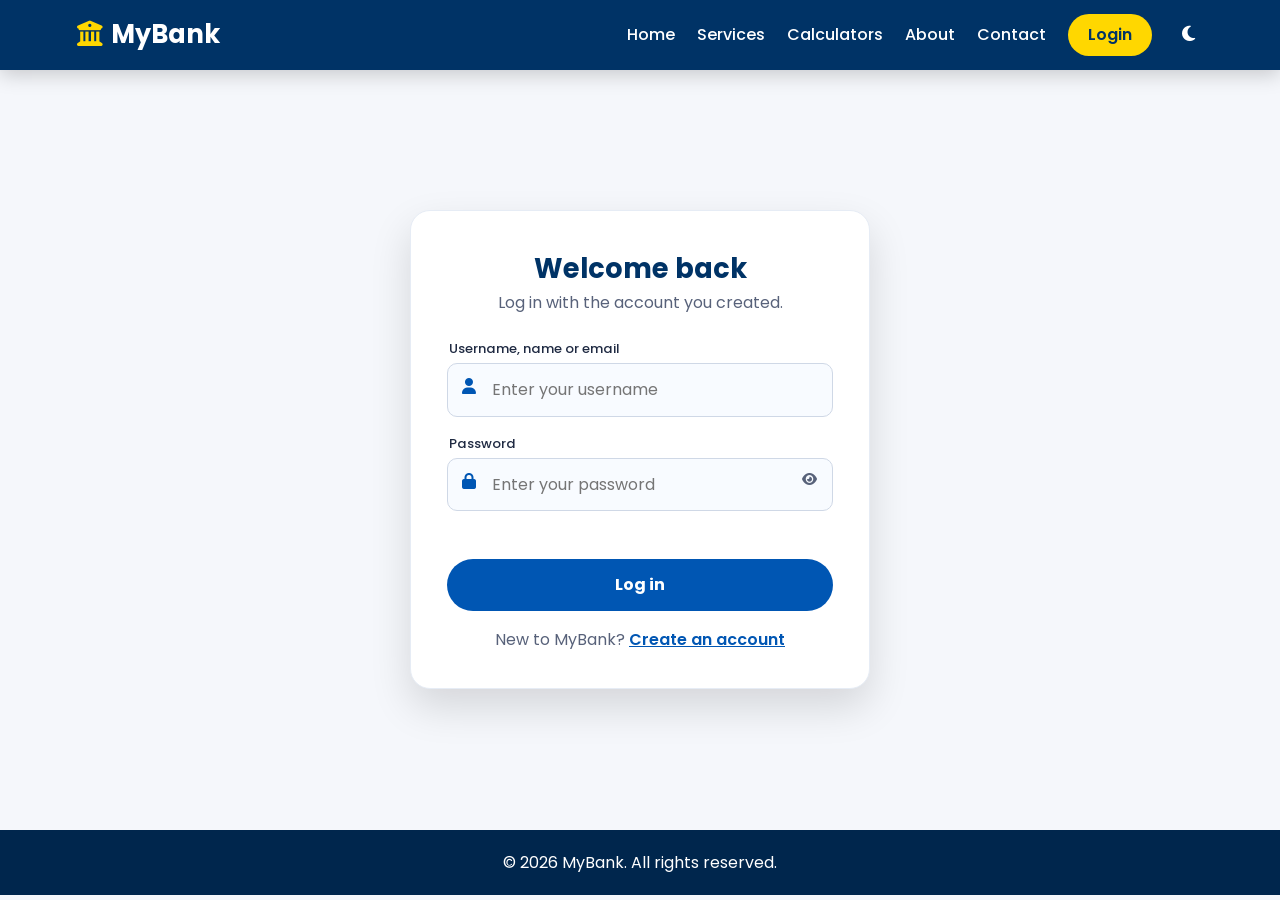
<file: index.html>
<!DOCTYPE html>
<html lang="en">

<head>
    <meta charset="UTF-8">
    <meta name="viewport" content="width=device-width, initial-scale=1.0">
    <title>MyBank | Home</title>
    <script>document.documentElement.dataset.theme = localStorage.getItem('mb_theme') || 'light'</script>
    <link href="https://fonts.googleapis.com/css2?family=Poppins:wght@400;500;600;700&display=swap" rel="stylesheet">
    <link rel="stylesheet" href="https://cdnjs.cloudflare.com/ajax/libs/font-awesome/6.5.2/css/all.min.css">
    <link rel="stylesheet" href="css/style.css?v=6">
</head>

<body>
    <div id="hdr"></div>
    <section class="hero2">
        <div class="hero-in">
            <div>
                <h1>Simple, secure banking for everyday life</h1>
                <p>Check your balance, make payments, transfer money and apply for loans online, whenever it suits you.
                </p>
                <div class="hero-cta">
                    <a href="signup.html" class="btn" data-open>Open an account</a>
                    <a href="services.html" class="btn ghost">Our services</a>
                </div>
            </div>
        </div>
    </section>
    <section class="wrap">
        <h2 class="sec">Everything you need in one place</h2>
        <div class="feat">
            <a href="dashboard.html#send"><i class="fa-solid fa-paper-plane"></i><b>UPI payments</b><small>Pay anyone
                    with a UPI ID or mobile number</small></a>
            <a href="dashboard.html#qr"><i class="fa-solid fa-qrcode"></i><b>QR payments</b><small>Show your QR or scan
                    to pay</small></a>
            <a href="dashboard.html#transfer"><i class="fa-solid fa-right-left"></i><b>Fund transfer</b><small>IMPS and
                    NEFT to any bank account</small></a>
            <a href="dashboard.html#statement"><i class="fa-solid fa-file-pdf"></i><b>PDF statements</b><small>Mini
                    statement and full statement downloads</small></a>
            <a href="dashboard.html#analytics"><i class="fa-solid fa-chart-pie"></i><b>Spending analytics</b><small>See
                    where your money goes</small></a>
            <a href="dashboard.html#loan"><i class="fa-solid fa-hand-holding-dollar"></i><b>Loans</b><small>Apply online
                    and track your application</small></a>
            <a href="calculators.html"><i class="fa-solid fa-calculator"></i><b>EMI &amp; FD calculators</b><small>Plan
                    repayments and savings</small></a>
            <a href="dashboard.html#profile"><i class="fa-solid fa-user-gear"></i><b>Profile &amp;
                    security</b><small>Manage details, password and UPI PIN</small></a>
        </div>
    </section>
    <section class="stats">
        <div>
            <h2>1M+</h2>
            <p>Customers</p>
        </div>
        <div>
            <h2>250+</h2>
            <p>Branches</p>
        </div>
        <div>
            <h2>99.9%</h2>
            <p>Secure transactions</p>
        </div>
        <div>
            <h2>24/7</h2>
            <p>Support</p>
        </div>
    </section>
    <section class="cta">
        <h2>Start banking with confidence</h2>
        <p>Open your account in minutes.</p><a href="signup.html" class="btn" data-open>Open an account</a>
    </section>
    <footer id="ftr"></footer>
    <script src="js/app.js?v=5"></script>
</body>

</html>
</file>
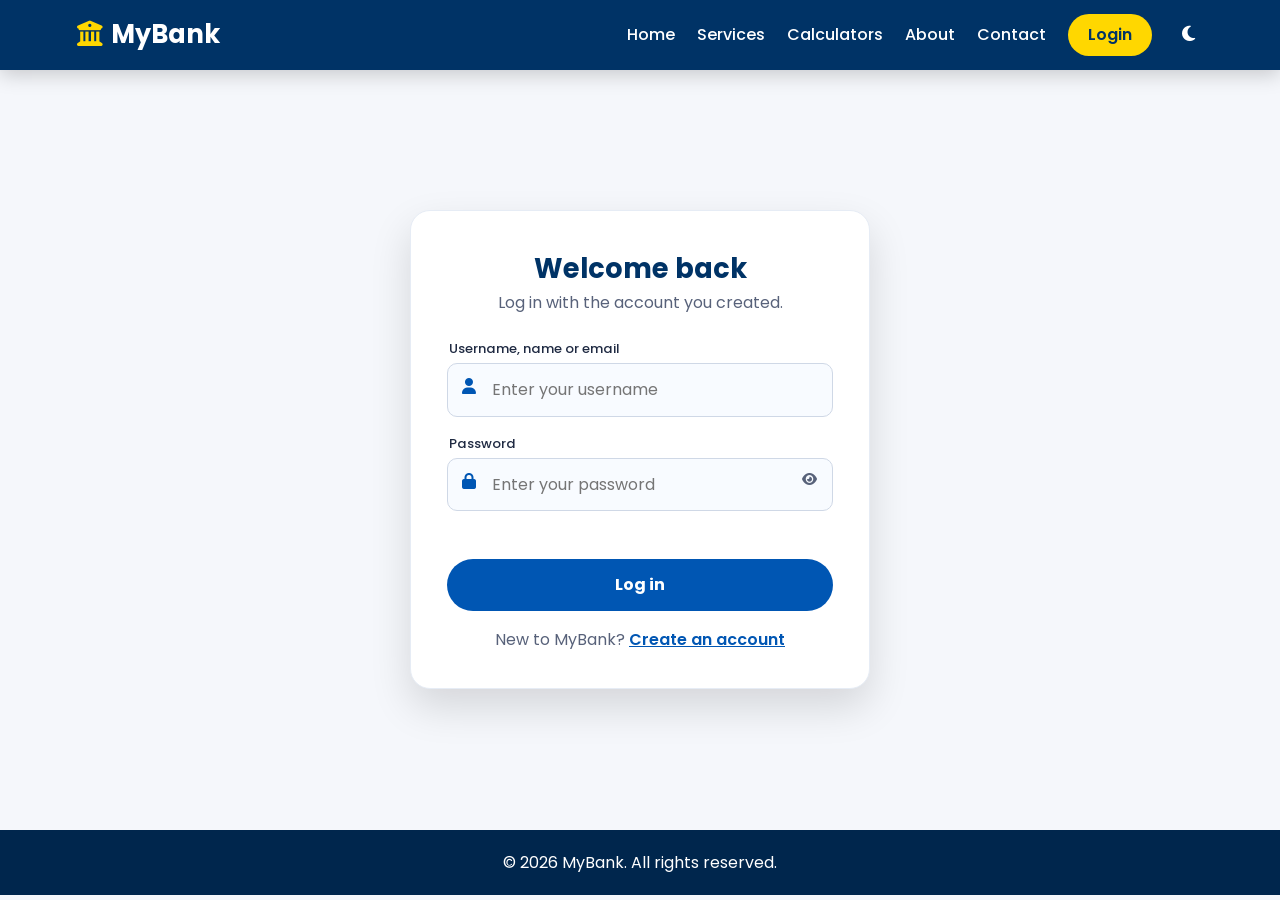
<file: about.html>
<!DOCTYPE html>
<html lang="en">

<head>
    <meta charset="UTF-8">
    <meta name="viewport" content="width=device-width, initial-scale=1.0">
    <title>MyBank | About</title>
        <script>document.documentElement.dataset.theme = localStorage.getItem('mb_theme') || 'light'</script>
    <link href="https://fonts.googleapis.com/css2?family=Poppins:wght@400;500;600;700&display=swap" rel="stylesheet">
    <link rel="stylesheet" href="https://cdnjs.cloudflare.com/ajax/libs/font-awesome/6.5.2/css/all.min.css">
    <link rel="stylesheet" href="css/style.css?v=5">
</head>

<body>
    <div id="hdr"></div>
    <section class="banner">
        <h1>About MyBank</h1>
        <p>Your trusted banking partner since 2005</p>
    </section>
    <section class="wrap split">
        <div class="logo-card"><img src="images/mybank-logo.png" alt="MyBank logo: a bank building with three columns and the tagline Your trust, our commitment" width="400" height="400"></div>
        <div>
            <h2>Who we are</h2>
            <p>MyBank is a modern financial institution providing secure, reliable banking to individuals and
                businesses. We make banking simple, transparent and accessible.</p>
            <p>With digital banking tools and customer-first service, we help millions of customers reach their
                financial goals.</p><a href="services.html" class="btn dark">Explore our services</a>
        </div>
    </section>
    <section class="wrap grid">
        <div class="card"><i class="fa-solid fa-bullseye"></i>
            <h3>Our mission</h3>
            <p>Secure, innovative banking that helps people succeed financially.</p>
        </div>
        <div class="card"><i class="fa-solid fa-eye"></i>
            <h3>Our vision</h3>
            <p>The most trusted, technology-driven bank.</p>
        </div>
        <div class="card"><i class="fa-solid fa-handshake"></i>
            <h3>Our values</h3>
            <p>Integrity, trust, innovation and excellence.</p>
        </div>
    </section>
    <section class="stats">
        <div>
            <h2>20+</h2>
            <p>Years of experience</p>
        </div>
        <div>
            <h2>1M+</h2>
            <p>Customers</p>
        </div>
        <div>
            <h2>250+</h2>
            <p>Branches</p>
        </div>
        <div>
            <h2>24/7</h2>
            <p>Support</p>
        </div>
    </section>
    <footer id="ftr"></footer>
    <script src="js/app.js?v=5"></script>
</body>

</html>
</file>
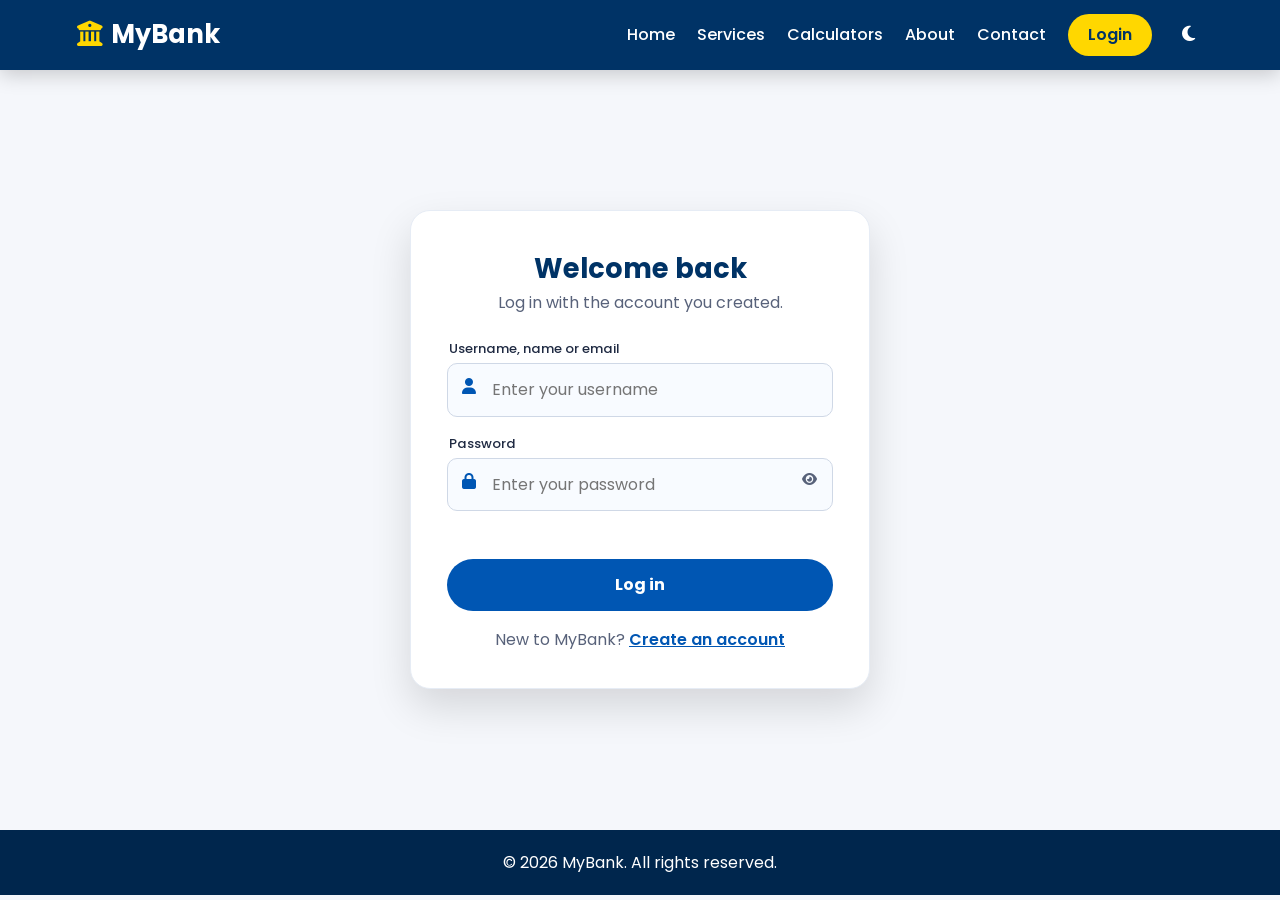
<file: calculators.html>
<!DOCTYPE html>
<html lang="en">

<head>
    <meta charset="UTF-8">
    <meta name="viewport" content="width=device-width, initial-scale=1.0">
    <title>MyBank | Calculators</title>
        <script>document.documentElement.dataset.theme = localStorage.getItem('mb_theme') || 'light'</script>
    <link href="https://fonts.googleapis.com/css2?family=Poppins:wght@400;500;600;700&display=swap" rel="stylesheet">
    <link rel="stylesheet" href="https://cdnjs.cloudflare.com/ajax/libs/font-awesome/6.5.2/css/all.min.css">
    <link rel="stylesheet" href="css/style.css?v=5">
</head>

<body>
    <div id="hdr"></div>
    <section class="banner">
        <h1>EMI &amp; fixed deposit calculators</h1>
        <p>Plan your loan repayments and your savings in seconds</p>
    </section>
    <section class="wrap" style="max-width:1000px"><div id="calcs"></div></section>
    <footer id="ftr"></footer>
    <script src="js/app.js?v=5"></script>
</body>

</html>
</file>
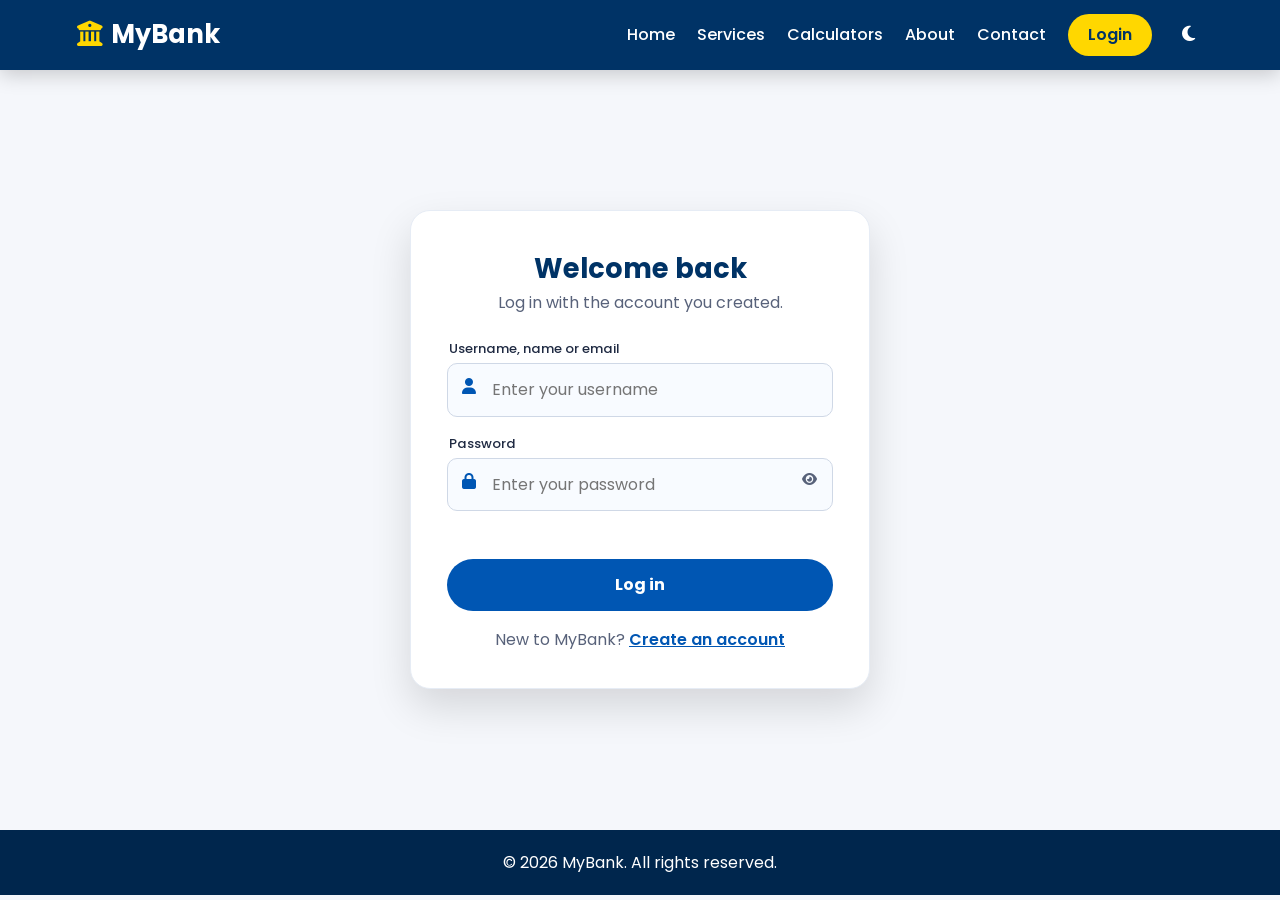
<file: contact.html>
<!DOCTYPE html>
<html lang="en">

<head>
    <meta charset="UTF-8">
    <meta name="viewport" content="width=device-width, initial-scale=1.0">
    <title>MyBank | Contact</title>
        <script>document.documentElement.dataset.theme = localStorage.getItem('mb_theme') || 'light'</script>
    <link href="https://fonts.googleapis.com/css2?family=Poppins:wght@400;500;600;700&display=swap" rel="stylesheet">
    <link rel="stylesheet" href="https://cdnjs.cloudflare.com/ajax/libs/font-awesome/6.5.2/css/all.min.css">
    <link rel="stylesheet" href="css/style.css?v=5">
</head>

<body>
    <div id="hdr"></div>
    <section class="banner">
        <h1>Contact us</h1>
        <p>We're here to help.</p>
    </section>
    <section class="wrap contact">
        <div>
            <h2>Get in touch</h2>
            <div class="info"><i class="fa-solid fa-location-dot"></i>
                <div><b>Address</b>
                    <p> BNK Street , Trivandrum, Kerala</p>
                </div>
            </div>
            <div class="info"><i class="fa-solid fa-phone"></i>
                <div><b>Phone</b>
                    <p><a href="tel:+91 5698234521">+91 5698234521</a></p>
                </div>
            </div>
            <div class="info"><i class="fa-solid fa-envelope"></i>
                <div><b>Email</b>
                    <p><a href="mailto:developer@mybank.com">developer@mybank.com</a></p>
                </div>
            </div>
            <div class="info"><i class="fa-solid fa-clock"></i>
                <div><b>Working hours</b>
                    <p>Monday to Saturday, 10:00 AM to 4:00 PM</p>
                </div>
            </div>
        </div>
        <div>
            <h2>Send a message</h2>
            <form id="contactForm">
                <div class="field"><i class="fa-solid fa-user"></i><input type="text" placeholder="Full name"
                        aria-label="Full name" required></div>
                <div class="field"><i class="fa-solid fa-envelope"></i><input type="email" placeholder="Email address"
                        aria-label="Email" required></div>
                <div class="field"><i class="fa-solid fa-phone"></i><input type="tel" placeholder="Phone number"
                        aria-label="Phone" required></div>
                <div class="field"><i class="fa-solid fa-tag"></i><input type="text" placeholder="Subject"
                        aria-label="Subject" required></div>
                <div class="field"><textarea rows="5" placeholder="How can we help?" aria-label="Message"
                        required></textarea></div>
                <button class="btn dark" type="submit">Send message</button>
            </form>
        </div>
    </section>
    <footer id="ftr"></footer>
    <script src="js/app.js?v=5"></script>
</body>

</html>
</file>
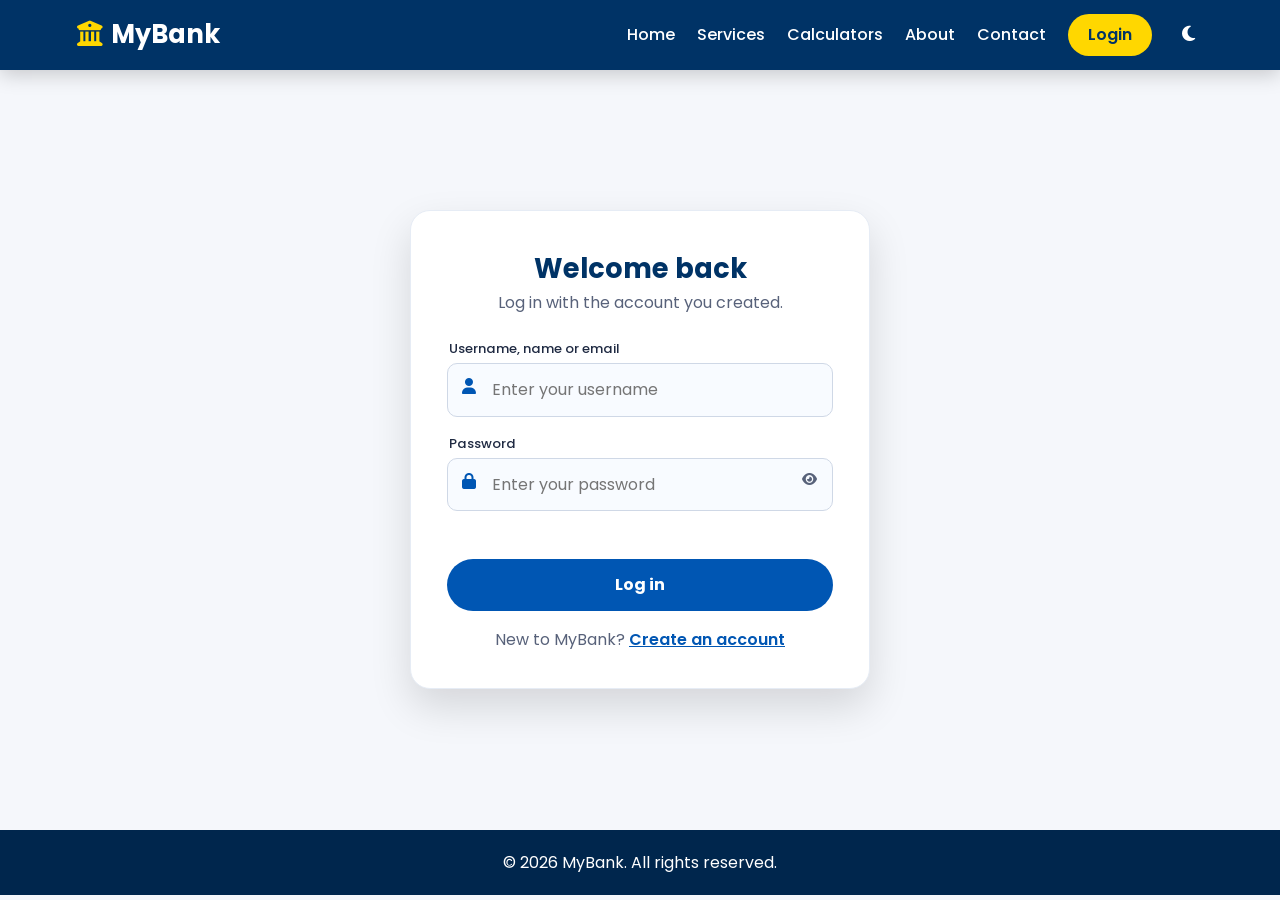
<file: login.html>
<!DOCTYPE html>
<html lang="en">

<head>
    <meta charset="UTF-8">
    <meta name="viewport" content="width=device-width, initial-scale=1.0">
    <title>MyBank | Login</title>
        <script>document.documentElement.dataset.theme = localStorage.getItem('mb_theme') || 'light'</script>
    <link href="https://fonts.googleapis.com/css2?family=Poppins:wght@400;500;600;700&display=swap" rel="stylesheet">
    <link rel="stylesheet" href="https://cdnjs.cloudflare.com/ajax/libs/font-awesome/6.5.2/css/all.min.css">
    <link rel="stylesheet" href="css/style.css?v=5">
</head>

<body>
    <div id="hdr"></div>
    <main class="auth">
        <div class="box">
            <h1>Welcome back</h1>
            <p class="sub">Log in with the account you created.</p>
            <form id="loginForm">
                <label class="lbl" for="username">Username, name or email</label>
                <div class="field"><i class="fa-solid fa-user"></i><input id="username"
                        placeholder="Enter your username"
                        autocomplete="username" required></div>
                <label class="lbl" for="password">Password</label>
                <div class="field"><i class="fa-solid fa-lock"></i><input type="password" id="password"
                        placeholder="Enter your password" autocomplete="current-password" required><button
                        type="button" class="eye" aria-label="Show password"><i class="fa-solid fa-eye"></i></button>
                </div>
                <p id="msg" class="msg" role="alert"></p><button class="btn dark" type="submit">Log in</button>
            </form>
            <p class="alt-link">New to MyBank? <a href="signup.html">Create an account</a></p>
        </div>
    </main>
    <footer id="ftr"></footer>
    <script src="js/app.js?v=5"></script>
</body>

</html>
</file>
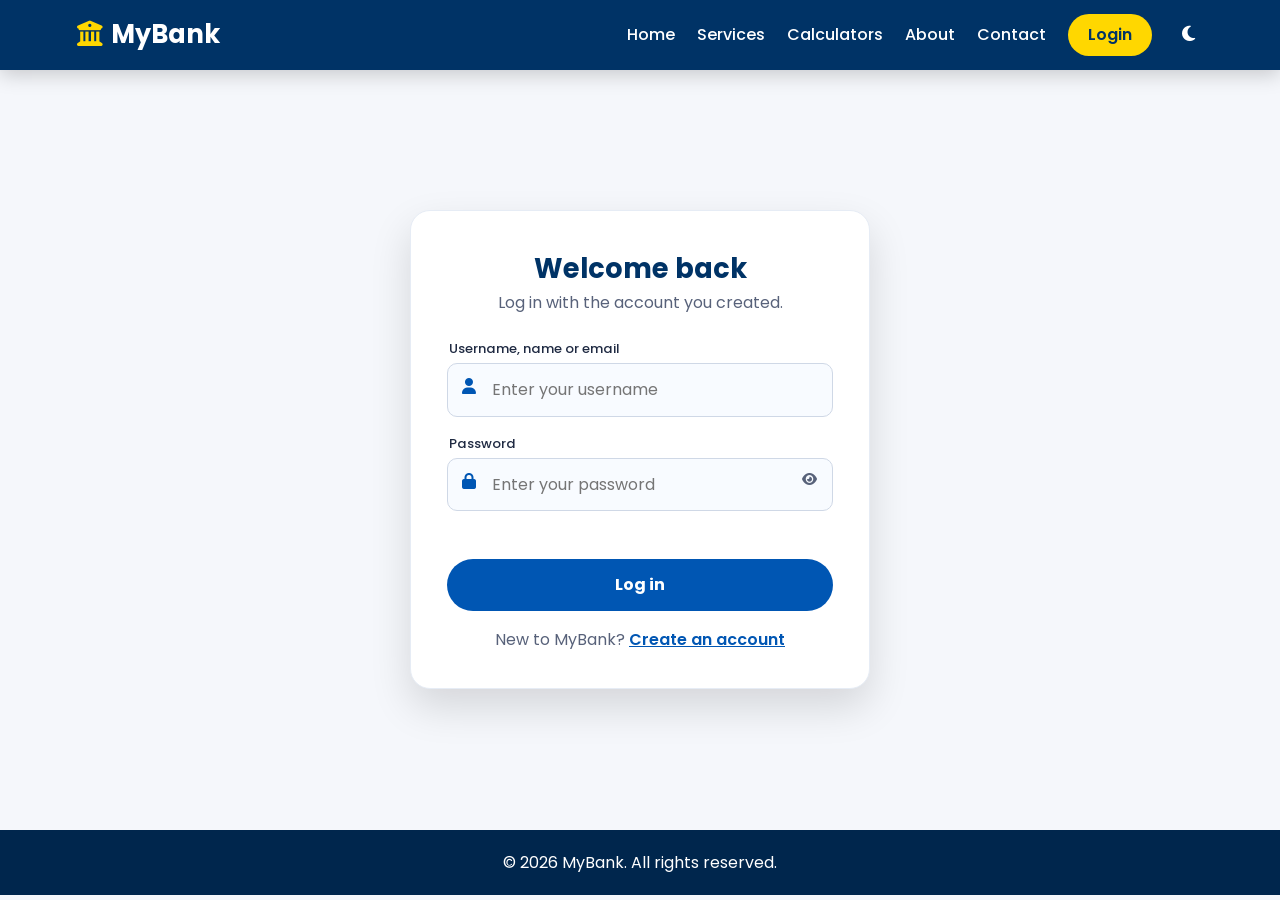
<file: services.html>
<!DOCTYPE html>
<html lang="en">

<head>
    <meta charset="UTF-8">
    <meta name="viewport" content="width=device-width, initial-scale=1.0">
    <title>MyBank | Services</title>
        <script>document.documentElement.dataset.theme = localStorage.getItem('mb_theme') || 'light'</script>
    <link href="https://fonts.googleapis.com/css2?family=Poppins:wght@400;500;600;700&display=swap" rel="stylesheet">
    <link rel="stylesheet" href="https://cdnjs.cloudflare.com/ajax/libs/font-awesome/6.5.2/css/all.min.css">
    <link rel="stylesheet" href="css/style.css?v=5">
</head>

<body>
    <div id="hdr"></div>
    <section class="banner">
        <h1>Our banking services</h1>
        <p>Safe, secure and smart banking for everyone</p>
    </section>
    <section class="wrap">
        <div class="grid">
            <div class="card"><i class="fa-solid fa-piggy-bank"></i>
                <h3>Savings account</h3>
                <p>Attractive interest rates and secure banking.</p><button class="btn dark" data-s="savings">Learn
                    more</button>
            </div>
            <div class="card"><i class="fa-solid fa-wallet"></i>
                <h3>Current account</h3>
                <p>Business banking with unlimited transactions.</p><button class="btn dark" data-s="current">Learn
                    more</button>
            </div>
            <div class="card"><i class="fa-solid fa-hand-holding-dollar"></i>
                <h3>Personal loan</h3>
                <p>Instant loans with flexible repayment.</p><button class="btn dark" data-s="personal">Learn
                    more</button>
            </div>
            <div class="card"><i class="fa-solid fa-house"></i>
                <h3>Home loan</h3>
                <p>Affordable loans for your dream home.</p><button class="btn dark" data-s="home">Learn more</button>
            </div>
            <div class="card"><i class="fa-solid fa-credit-card"></i>
                <h3>Credit cards</h3>
                <p>Cashback, rewards and travel benefits.</p><button class="btn dark" data-s="card">Learn more</button>
            </div>
            <div class="card"><i class="fa-solid fa-mobile-screen-button"></i>
                <h3>Mobile banking</h3>
                <p>Manage accounts and pay bills anytime.</p><button class="btn dark" data-s="mobile">Learn
                    more</button>
            </div>
        </div>
    </section>
    <footer id="ftr"></footer>
    <script src="js/app.js?v=5"></script>
</body>

</html>
</file>
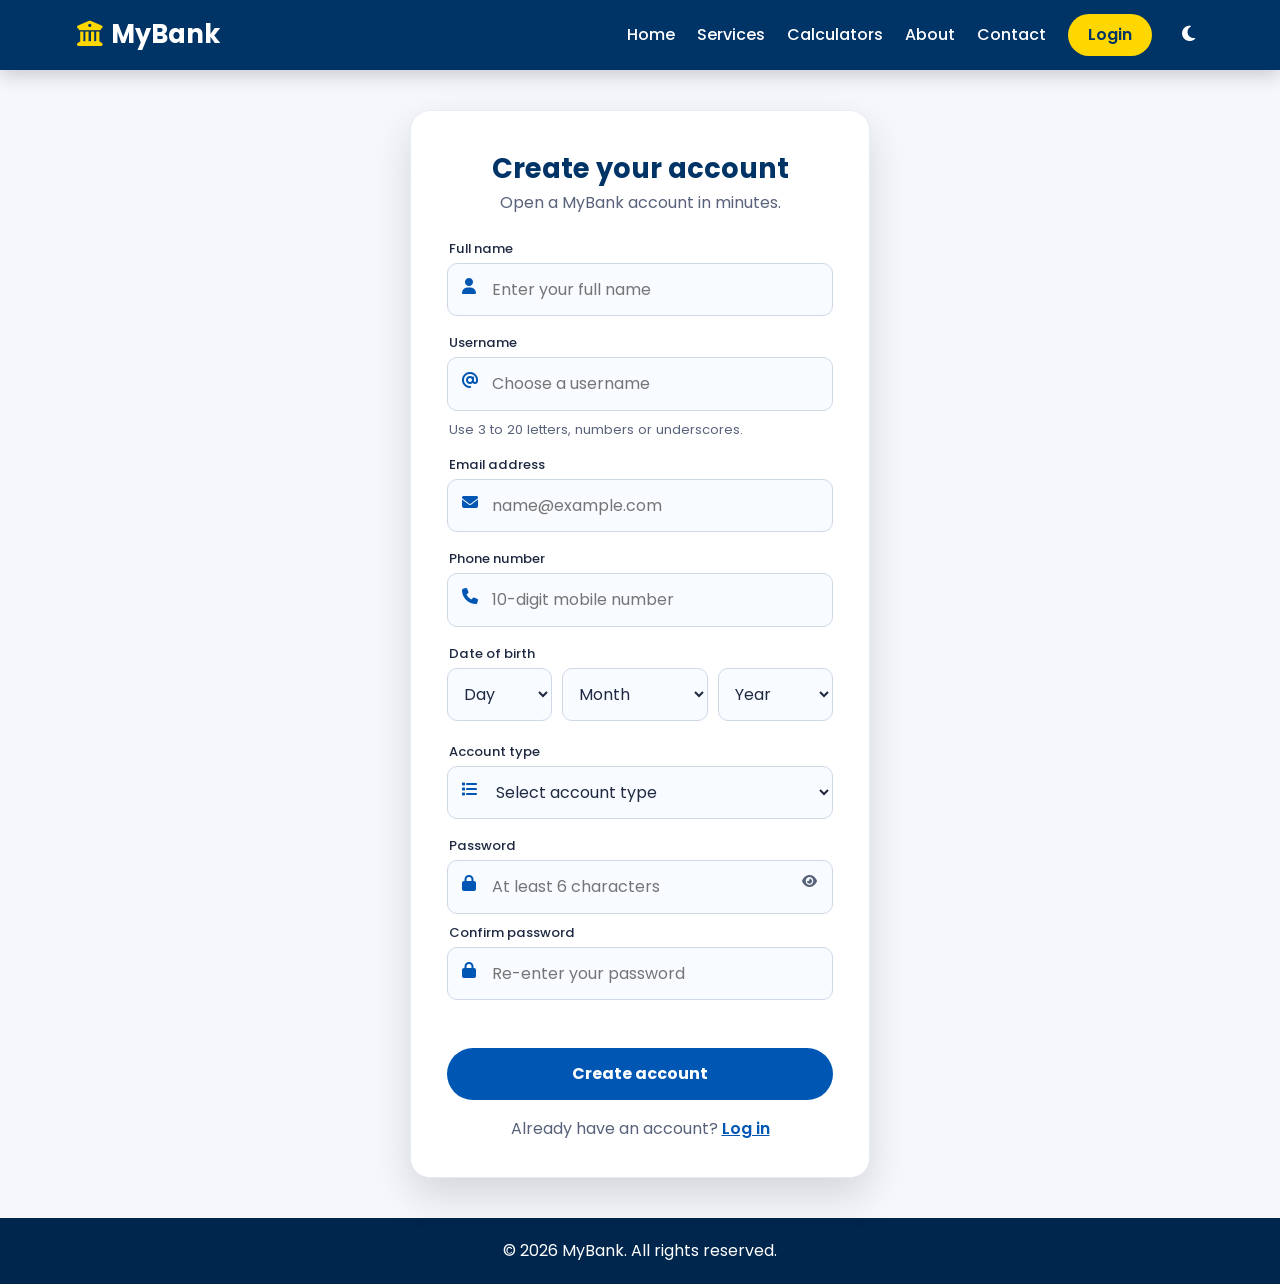
<file: signup.html>
<!DOCTYPE html>
<html lang="en">

<head>
    <meta charset="UTF-8">
    <meta name="viewport" content="width=device-width, initial-scale=1.0">
    <title>MyBank | Sign Up</title>
        <script>document.documentElement.dataset.theme = localStorage.getItem('mb_theme') || 'light'</script>
    <link href="https://fonts.googleapis.com/css2?family=Poppins:wght@400;500;600;700&display=swap" rel="stylesheet">
    <link rel="stylesheet" href="https://cdnjs.cloudflare.com/ajax/libs/font-awesome/6.5.2/css/all.min.css">
    <link rel="stylesheet" href="css/style.css?v=5">
</head>

<body>
    <div id="hdr"></div>
    <main class="auth">
        <div class="box">
            <h1>Create your account</h1>
            <p class="sub">Open a MyBank account in minutes.</p>
            <form id="signupForm">
                <label class="lbl" for="fullname">Full name</label>
                <div class="field"><i class="fa-solid fa-user"></i><input id="fullname" placeholder="Enter your full name" autocomplete="name" required></div>
                <label class="lbl" for="username">Username</label>
                <div class="field"><i class="fa-solid fa-at"></i><input id="username" placeholder="Choose a username" autocomplete="username" required></div>
                <p class="hint">Use 3 to 20 letters, numbers or underscores.</p>
                <label class="lbl" for="email">Email address</label>
                <div class="field"><i class="fa-solid fa-envelope"></i><input type="email" id="email" placeholder="name@example.com" autocomplete="email" required></div>
                <label class="lbl" for="phone">Phone number</label>
                <div class="field"><i class="fa-solid fa-phone"></i><input type="tel" id="phone" placeholder="10-digit mobile number" autocomplete="tel" required></div>
                <span class="lbl" id="dobLbl">Date of birth</span>
                <div class="dob" role="group" aria-labelledby="dobLbl">
                    <div class="field"><select id="dobD" aria-label="Day" required></select></div>
                    <div class="field"><select id="dobM" aria-label="Month" required></select></div>
                    <div class="field"><select id="dobY" aria-label="Year" required></select></div>
                    <input type="hidden" id="dob">
                </div>
                <label class="lbl" for="accountType">Account type</label>
                <div class="field"><i class="fa-solid fa-list"></i><select id="accountType" required>
                        <option value="">Select account type</option>
                        <option>Savings Account</option>
                        <option>Checking Account</option>
                        <option>Business Account</option>
                    </select></div>
                <label class="lbl" for="password">Password</label>
                <div class="field"><i class="fa-solid fa-lock"></i><input type="password" id="password" placeholder="At least 6 characters" autocomplete="new-password" required><button type="button" class="eye" aria-label="Show password"><i class="fa-solid fa-eye"></i></button></div>
                <p id="strength" class="hint"></p>
                <label class="lbl" for="confirmPassword">Confirm password</label>
                <div class="field"><i class="fa-solid fa-lock"></i><input type="password" id="confirmPassword" placeholder="Re-enter your password" autocomplete="new-password" required></div>
                <p id="msg" class="msg" role="alert"></p><button class="btn dark" type="submit">Create account</button>
            </form>
            <p class="alt-link">Already have an account? <a href="login.html">Log in</a></p>
        </div>
    </main>
    <footer id="ftr"></footer>
    <script src="js/app.js?v=5"></script>
</body>

</html>
</file>
<file: css/style.css>
:root {
    --p: #003366;
    --p2: #0056b3;
    --a: #ffd700;
    --bg: #f5f7fb;
    --t: #1f2a42;
    --m: #58627a;
    --ok: #1e8e4e;
    --bad: #c62828;
    --hd: #003366;
    --hd2: #0056b3;
    --card: #fff;
    --soft: #f8fbff;
    --soft2: #f1f5fb;
    --soft3: #e2ebf8;
    --tint: #eaf2ff;
    --line: #cfd8e6;
    --line2: #e6ecf5;
    --okbg: #e9f7ef;
    --okbd: #b7e2c8;
    --oktx: #14532d;
    --wnbg: #fff8e1;
    --wnbd: #f2dc8b;
    --wntx: #7a5b00;
    --badbg: #fdecea;
    --badbd: #f3b9b4;
    color-scheme: light
}

:root[data-theme="dark"] {
    --p: #9cc3ff;
    --p2: #2f6fd6;
    --bg: #0e1523;
    --t: #e6ebf5;
    --m: #a3b3d1;
    --ok: #4cc47e;
    --bad: #ff7a70;
    --hd: #0b1f3d;
    --hd2: #1b4a94;
    --card: #18223a;
    --soft: #1d2945;
    --soft2: #233253;
    --soft3: #2c3d63;
    --tint: #1f3560;
    --line: #33456b;
    --line2: #2a3857;
    --okbg: #123524;
    --okbd: #1f6b45;
    --oktx: #8de0b1;
    --wnbg: #3a3012;
    --wnbd: #7a6420;
    --wntx: #f2d57a;
    --badbg: #3d1b1b;
    --badbd: #7a3030;
    color-scheme: dark
}

input,
select,
textarea {
    color: var(--t)
}

* {
    margin: 0;
    padding: 0;
    box-sizing: border-box
}

html {
    scroll-behavior: smooth
}

body {
    font-family: Poppins, Arial, sans-serif;
    background: var(--bg);
    color: var(--t);
    line-height: 1.6
}

a:focus-visible,
button:focus-visible,
input:focus-visible,
select:focus-visible,
textarea:focus-visible {
    outline: 3px solid var(--a);
    outline-offset: 2px
}

header {
    position: sticky;
    top: 0;
    z-index: 20;
    display: flex;
    justify-content: space-between;
    align-items: center;
    padding: 14px 6%;
    background: var(--hd);
    box-shadow: 0 4px 20px #0003
}

.logo {
    color: #fff;
    font-size: 1.6rem;
    font-weight: 700;
    text-decoration: none
}

.logo i {
    color: var(--a);
    margin-right: 8px
}

nav {
    display: flex;
    align-items: center;
    gap: 22px
}

nav a {
    color: #fff;
    text-decoration: none;
    font-weight: 500
}

nav a:hover,
nav a.active {
    color: var(--a)
}

nav .cta-btn,
.cta-btn {
    background: var(--a);
    color: #003366;
    padding: 8px 20px;
    border-radius: 99px;
    font-weight: 600
}

nav .cta-btn:hover {
    color: #003366;
    background: #ffe560
}

#menu {
    display: none;
    background: none;
    border: 0;
    color: #fff;
    font-size: 1.5rem;
    cursor: pointer
}

.banner {
    background: linear-gradient(#003366cc, #0066cccc);
    color: #fff;
    text-align: center;
    padding: 70px 20px
}

.banner h1 {
    font-size: clamp(2rem, 5vw, 3rem)
}

.banner p {
    opacity: .9;
    font-size: 1.1rem
}

.btn {
    display: inline-block;
    padding: 13px 30px;
    background: var(--a);
    color: #003366;
    border: 0;
    border-radius: 99px;
    text-decoration: none;
    cursor: pointer;
    font: inherit;
    font-weight: 700;
    transition: transform .15s, background .2s
}

.btn:hover {
    background: #ffe560;
    transform: translateY(-2px)
}

.btn.dark {
    background: var(--p2);
    color: #fff
}

.btn.dark:hover {
    background: var(--hd2)
}

.btn.alt {
    background: var(--card);
    color: var(--p);
    box-shadow: inset 0 0 0 2px var(--p)
}

.wrap {
    width: 90%;
    max-width: 1150px;
    margin: 55px auto
}

h2.sec {
    text-align: center;
    font-size: 2rem;
    margin-bottom: 35px;
    color: var(--p)
}

.grid {
    display: grid;
    grid-template-columns: repeat(auto-fit, minmax(260px, 1fr));
    gap: 26px
}

.card {
    background: var(--card);
    padding: 30px;
    text-align: center;
    border-radius: 14px;
    box-shadow: 0 6px 18px #0001;
    transition: transform .2s
}

.card:hover {
    transform: translateY(-6px)
}

.card i {
    font-size: 2.8rem;
    color: var(--p2);
    margin-bottom: 14px
}

.card h3 {
    margin-bottom: 8px
}

.card p {
    color: var(--m);
    margin-bottom: 16px
}

.stats {
    background: var(--hd);
    color: #fff;
    display: grid;
    grid-template-columns: repeat(auto-fit, minmax(180px, 1fr));
    text-align: center;
    padding: 50px 6%;
    gap: 20px
}

.stats h2 {
    color: var(--a);
    font-size: 2.6rem
}

.cta {
    text-align: center;
    padding: 70px 20px;
    background: var(--tint)
}

.cta h2 {
    font-size: 2.2rem;
    margin-bottom: 10px;
    color: var(--p)
}

.cta p {
    margin-bottom: 24px
}

.split {
    display: grid;
    grid-template-columns: 1fr 1fr;
    gap: 40px;
    align-items: center
}

.split h2 {
    color: var(--p);
    font-size: 2rem;
    margin-bottom: 12px
}

.split p {
    margin-bottom: 14px;
    color: var(--m)
}

footer {
    background: #00264d;
    color: #fff;
    text-align: center;
    padding: 20px
}

.auth {
    min-height: calc(100vh - 140px);
    display: grid;
    place-items: center;
    padding: 40px 16px
}

.box {
    width: 100%;
    max-width: 460px;
    position: relative;
    z-index: 1;
    background: var(--card);
    padding: 36px;
    border-radius: 20px;
    box-shadow: 0 18px 40px #0002;
    border: 1px solid var(--line2)
}

.box h1 {
    text-align: center;
    font-size: 1.7rem;
    color: var(--p)
}

.box .sub {
    text-align: center;
    color: var(--m);
    margin-bottom: 22px
}

.field {
    position: relative;
    margin-bottom: 16px
}

.field>i {
    position: absolute;
    left: 15px;
    top: 15px;
    color: var(--p2)
}

.field input,
.field select,
.field textarea {
    width: 100%;
    padding: 13px 44px 13px 44px;
    border: 1px solid var(--line);
    border-radius: 10px;
    font: inherit;
    background: var(--soft)
}

.field textarea {
    padding-left: 14px;
    resize: vertical
}

.field input:focus,
.field select:focus,
.field textarea:focus {
    border-color: var(--p2)
}

.eye {
    position: absolute;
    right: 8px;
    top: 6px;
    border: 0;
    background: none;
    color: var(--m);
    padding: 8px;
    cursor: pointer
}

.hint {
    font-size: .82rem;
    color: var(--m);
    margin: -8px 0 14px 4px
}

.msg {
    min-height: 22px;
    margin-bottom: 10px;
    font-size: .92rem;
    font-weight: 500
}

.msg.bad {
    color: var(--bad)
}

.msg.ok {
    color: var(--ok)
}

.box .btn {
    width: 100%
}

.box .alt-link {
    text-align: center;
    margin-top: 16px;
    color: var(--m)
}

.box .alt-link a {
    color: var(--p2);
    font-weight: 600
}

.contact {
    display: grid;
    grid-template-columns: 1fr 1fr;
    gap: 30px
}

.contact>div {
    background: var(--card);
    padding: 32px;
    border-radius: 14px;
    box-shadow: 0 6px 18px #0001
}

.contact h2 {
    color: var(--p);
    margin-bottom: 20px
}

.info {
    display: flex;
    gap: 16px;
    margin-bottom: 18px
}

.info i {
    color: var(--p2);
    font-size: 1.4rem;
    margin-top: 4px
}

.bal {
    background: linear-gradient(135deg, var(--hd), var(--hd2));
    color: #fff;
    border-radius: 16px;
    padding: 28px;
    margin: 20px 0
}

.bal h2 {
    font-size: 2.8rem;
    color: var(--a)
}

.panel {
    background: var(--card);
    border-radius: 14px;
    padding: 26px;
    margin-bottom: 22px;
    box-shadow: 0 6px 18px #0001
}

.panel h3 {
    margin-bottom: 14px;
    color: var(--p)
}

.row {
    display: flex;
    gap: 12px
}

.row .btn {
    flex: 1
}

#tx {
    list-style: none
}

#tx li {
    display: flex;
    justify-content: space-between;
    padding: 12px 0;
    border-bottom: 1px solid var(--line2)
}

#tx small {
    display: block;
    color: var(--m)
}

.plus {
    color: var(--ok);
    font-weight: 600
}

.minus {
    color: var(--bad);
    font-weight: 600
}

.muted {
    color: var(--m)
}

.toast {
    position: fixed;
    bottom: 24px;
    left: 50%;
    transform: translateX(-50%);
    padding: 12px 24px;
    border-radius: 10px;
    color: #fff;
    z-index: 50;
    box-shadow: 0 8px 24px #0004
}

.toast.ok {
    background: var(--ok)
}

.toast.bad {
    background: var(--bad)
}

.modal {
    position: fixed;
    inset: 0;
    background: #0007;
    display: grid;
    place-items: center;
    z-index: 40;
    padding: 16px
}

.modal>div {
    background: var(--card);
    border-radius: 16px;
    padding: 32px;
    max-width: 500px;
    width: 100%;
    max-height: 90vh;
    overflow: auto
}

.modal h3 {
    color: var(--p);
    margin-bottom: 10px
}

.modal ul {
    margin: 12px 0 22px 20px;
    color: var(--m)
}

@media(max-width:768px) {
    #menu {
        display: block
    }

    nav {
        display: none;
        position: absolute;
        top: 100%;
        left: 0;
        right: 0;
        flex-direction: column;
        background: var(--hd);
        padding: 20px;
        gap: 16px
    }

    nav.open {
        display: flex
    }

    .split,
    .contact {
        grid-template-columns: 1fr
    }
}

@media(prefers-reduced-motion:reduce) {
    * {
        transition: none !important;
        scroll-behavior: auto !important
    }
}

.modal h4 {
    margin: 14px 0 4px;
    color: var(--p)
}

.modal ul {
    margin: 4px 0 8px 20px
}

.facts {
    display: grid;
    grid-template-columns: auto 1fr;
    gap: 6px 16px;
    margin-bottom: 12px
}

.facts dt {
    color: var(--m)
}

.facts dd {
    font-weight: 600
}

/* ===== Dashboard v4: sections, send money, UPI PIN, history ===== */
[hidden] {
    display: none !important
}

.dash-grid {
    display: grid;
    grid-template-columns: 220px 1fr;
    gap: 26px;
    align-items: start
}

.side {
    background: var(--card);
    border-radius: 14px;
    padding: 10px;
    box-shadow: 0 6px 18px #0001;
    position: sticky;
    top: 90px
}

.side button {
    display: flex;
    align-items: center;
    gap: 12px;
    width: 100%;
    padding: 12px 14px;
    border: 0;
    background: none;
    border-radius: 10px;
    font: inherit;
    font-weight: 500;
    color: var(--t);
    cursor: pointer;
    text-align: left
}

.side button i {
    width: 20px;
    color: var(--p2)
}

.side button:hover {
    background: var(--soft2)
}

.side button[aria-current="true"] {
    background: var(--tint);
    color: var(--p2);
    font-weight: 600
}

.sp {
    margin-bottom: 16px
}

.upi-chip {
    display: inline-flex;
    align-items: center;
    gap: 8px;
    margin-top: 10px;
    background: #ffffff22;
    padding: 4px 6px 4px 14px;
    border-radius: 99px;
    font-size: .9rem
}

.upi-chip button {
    border: 0;
    background: #ffffff33;
    color: #fff;
    border-radius: 99px;
    width: 30px;
    height: 30px;
    cursor: pointer
}

.quick {
    display: grid;
    grid-template-columns: repeat(4, 1fr);
    gap: 12px;
    margin-bottom: 22px
}

.quick button {
    background: var(--card);
    border: 0;
    border-radius: 14px;
    padding: 16px 6px;
    font: inherit;
    font-weight: 600;
    color: var(--p);
    cursor: pointer;
    box-shadow: 0 6px 18px #0001;
    display: flex;
    flex-direction: column;
    align-items: center;
    gap: 6px;
    transition: transform .15s
}

.quick button:hover {
    transform: translateY(-3px)
}

.quick button i {
    font-size: 1.4rem;
    color: var(--p2)
}

.stat-row {
    display: grid;
    grid-template-columns: 1fr 1fr;
    gap: 16px
}

.stat-row .panel {
    margin-bottom: 22px;
    padding: 18px 22px
}

.stat-row h3 {
    margin: 4px 0 0
}

.linkbtn {
    background: none;
    border: 0;
    color: var(--p2);
    font: inherit;
    font-weight: 600;
    cursor: pointer;
    margin-top: 10px
}

.chips {
    display: flex;
    flex-wrap: wrap;
    gap: 8px;
    margin: 0 0 16px
}

.chips button {
    border: 1px solid var(--line);
    background: var(--soft);
    color: var(--p);
    padding: 7px 16px;
    border-radius: 99px;
    font: inherit;
    font-size: .88rem;
    font-weight: 500;
    cursor: pointer
}

.chips button:hover,
.chips button[aria-pressed="true"] {
    background: var(--p2);
    border-color: var(--p2);
    color: #fff
}

.chips button.ghost {
    margin-left: auto;
    background: var(--card)
}

.panel .btn {
    width: 100%
}

.panel select {
    appearance: auto
}

.payee {
    border-radius: 10px;
    padding: 10px 14px;
    margin: -6px 0 16px;
    font-size: .9rem;
    border: 1px solid
}

.payee.ok {
    background: var(--okbg);
    border-color: var(--okbd);
    color: var(--oktx)
}

.payee.warn {
    background: var(--wnbg);
    border-color: var(--wnbd);
    color: var(--wntx)
}

.payee.idle {
    background: var(--soft2);
    border-color: var(--line2);
    color: var(--m)
}

.payee.bad {
    background: var(--badbg);
    border-color: var(--badbd);
    color: var(--bad)
}

.txl {
    list-style: none
}

.txl li {
    border-bottom: 1px solid var(--line2)
}

.txl li:last-child {
    border: 0
}

.txr {
    display: flex;
    align-items: center;
    gap: 14px;
    width: 100%;
    padding: 12px 4px;
    border: 0;
    background: none;
    font: inherit;
    color: inherit;
    cursor: pointer;
    text-align: left
}

.txr:hover {
    background: var(--soft)
}

.ico {
    width: 40px;
    height: 40px;
    flex: none;
    border-radius: 50%;
    display: grid;
    place-items: center
}

.ico.in {
    background: var(--okbg);
    color: var(--ok)
}

.ico.out {
    background: var(--badbg);
    color: var(--bad)
}

.tmain {
    flex: 1;
    min-width: 0
}

.tmain b {
    display: block;
    font-weight: 500;
    overflow: hidden;
    text-overflow: ellipsis;
    white-space: nowrap
}

.tmain small {
    color: var(--m)
}

.empty {
    text-align: center;
    color: var(--m);
    padding: 24px 0
}

/* UPI PIN modal */
.modal>div.sm {
    max-width: 380px;
    text-align: center
}

.pin-top {
    display: flex;
    justify-content: space-between;
    align-items: center;
    font-weight: 600;
    color: var(--p)
}

.pin-top i {
    color: var(--ok);
    margin-right: 6px
}

.pin-amt {
    font-size: 1.3rem
}

.pin-line {
    color: var(--m);
    font-size: .9rem;
    margin: 6px 0 14px;
    word-break: break-word
}

.dots {
    display: flex;
    justify-content: center;
    gap: 14px;
    margin: 14px 0 6px
}

.dots span {
    width: 16px;
    height: 16px;
    border-radius: 50%;
    border: 2px solid var(--p2)
}

.dots span.on {
    background: var(--p2)
}

.dots.shake {
    animation: shake .4s
}

.keys {
    display: grid;
    grid-template-columns: repeat(3, 1fr);
    gap: 10px;
    margin-top: 10px
}

.key {
    padding: 14px 0;
    border: 0;
    border-radius: 12px;
    background: var(--soft2);
    font: inherit;
    font-size: 1.3rem;
    font-weight: 600;
    color: var(--p);
    cursor: pointer
}

.key:hover {
    background: var(--soft3)
}

.key.small {
    font-size: .9rem;
    font-weight: 500
}

.forgot {
    background: none;
    border: 0;
    color: var(--p2);
    font: inherit;
    font-size: .88rem;
    cursor: pointer;
    margin-top: 12px
}

.spin {
    width: 54px;
    height: 54px;
    margin: 24px auto 16px;
    border: 5px solid var(--line2);
    border-top-color: var(--p2);
    border-radius: 50%;
    animation: spin .8s linear infinite
}

.modal .msg {
    text-align: center;
    margin: 6px 0 0
}

.modal .field {
    text-align: left
}

/* Receipt */
.rcpt {
    text-align: center
}

.tick {
    width: 70px;
    height: 70px;
    margin: 0 auto 12px;
    border-radius: 50%;
    background: var(--ok);
    color: #fff;
    font-size: 2rem;
    display: grid;
    place-items: center;
    animation: pop .4s
}

.rcpt .big {
    font-size: 2.2rem;
    font-weight: 700;
    color: var(--p);
    margin: 4px 0 16px
}

.rcpt .facts {
    text-align: left;
    background: var(--soft);
    padding: 14px 16px;
    border-radius: 12px;
    margin-bottom: 18px;
    grid-template-columns: auto 1fr
}

.rcpt .facts dd {
    word-break: break-word;
    text-align: right
}

@keyframes spin {
    to {
        transform: rotate(360deg)
    }
}

@keyframes shake {

    20%,
    60% {
        transform: translateX(-8px)
    }

    40%,
    80% {
        transform: translateX(8px)
    }
}

@keyframes pop {
    0% {
        transform: scale(.3)
    }

    70% {
        transform: scale(1.1)
    }

    100% {
        transform: scale(1)
    }
}

@media(max-width:768px) {
    .dash-grid {
        grid-template-columns: 1fr
    }

    .side {
        position: static;
        display: flex;
        overflow-x: auto;
        gap: 4px
    }

    .side button {
        width: auto;
        white-space: nowrap
    }

    .quick {
        grid-template-columns: repeat(2, 1fr)
    }

    .stat-row {
        grid-template-columns: 1fr
    }
}

@media(prefers-reduced-motion:reduce) {

    .spin,
    .tick,
    .dots.shake {
        animation: none !important
    }
}

.dash-grid>* {
    min-width: 0
}

/* ===== v5: theme toggle, bell, full banking dashboard ===== */
.hbtn {
    background: none;
    border: 0;
    color: #fff;
    font-size: 1.1rem;
    cursor: pointer;
    padding: 6px 8px;
    position: relative;
    border-radius: 8px
}

.hbtn:hover {
    color: var(--a)
}

nav .bell {
    position: relative
}

.badge {
    position: absolute;
    top: -6px;
    right: -8px;
    min-width: 18px;
    height: 18px;
    padding: 0 5px;
    border-radius: 99px;
    background: var(--bad);
    color: #fff;
    font-size: .7rem;
    font-weight: 700;
    display: grid;
    place-items: center;
    line-height: 1
}

.side h4 {
    font-size: .72rem;
    letter-spacing: .08em;
    text-transform: uppercase;
    color: var(--m);
    margin: 12px 12px 4px
}

.side h4:first-child {
    margin-top: 4px
}

.side .badge {
    position: static;
    margin-left: auto
}

.panel h3 i {
    color: var(--p2);
    margin-right: 6px
}

.panel h4 {
    margin: 18px 0 8px;
    color: var(--p)
}

.two {
    display: grid;
    grid-template-columns: 1fr 1fr;
    gap: 16px
}

.lbl {
    display: block;
    font-size: .82rem;
    color: var(--m);
    margin: 0 0 4px 2px
}

.field input[readonly] {
    opacity: .7
}

.field input[type="checkbox"] {
    width: auto
}

.check {
    display: flex;
    gap: 8px;
    align-items: center;
    margin: 0 0 16px;
    color: var(--m);
    font-size: .9rem
}

.btn.small {
    padding: 8px 18px;
    font-size: .88rem;
    width: auto !important
}

.btn.danger {
    background: var(--bad);
    color: #fff
}

.row.wrap2 {
    flex-wrap: wrap
}

.pill {
    display: inline-block;
    padding: 2px 10px;
    border-radius: 99px;
    font-size: .75rem;
    font-weight: 600;
    background: var(--soft2);
    color: var(--m)
}

.pill.ok {
    background: var(--okbg);
    color: var(--oktx)
}

.pill.warn {
    background: var(--wnbg);
    color: var(--wntx)
}

.pill.bad {
    background: var(--badbg);
    color: var(--bad)
}

.balbox {
    text-align: center;
    padding: 26px;
    border-radius: 14px;
    background: var(--soft);
    margin-bottom: 16px
}

.balbox h2 {
    font-size: 2.4rem;
    color: var(--p);
    letter-spacing: .02em
}

.tbl {
    width: 100%;
    border-collapse: collapse;
    font-size: .9rem
}

.tbl th {
    text-align: left;
    color: var(--m);
    font-weight: 500;
    padding: 8px 6px;
    border-bottom: 1px solid var(--line2)
}

.tbl td {
    padding: 10px 6px;
    border-bottom: 1px solid var(--line2);
    vertical-align: top
}

.tbl .r {
    text-align: right
}

.scroll {
    overflow-x: auto
}

.qrbox {
    background: #fff;
    padding: 14px;
    border-radius: 14px;
    display: inline-block;
    margin: 8px 0
}

.qrbox img,
.qrbox canvas {
    display: block
}

.center {
    text-align: center
}

.list {
    list-style: none
}

.list li {
    display: flex;
    align-items: center;
    gap: 12px;
    padding: 12px 0;
    border-bottom: 1px solid var(--line2)
}

.list li:last-child {
    border: 0
}

.list .tmain small {
    display: block
}

.avatar {
    width: 72px;
    height: 72px;
    border-radius: 50%;
    background: linear-gradient(135deg, var(--hd), var(--hd2));
    color: var(--a);
    font-size: 1.8rem;
    font-weight: 700;
    display: grid;
    place-items: center;
    margin-bottom: 14px
}

.note {
    align-items: flex-start !important
}

.note.unread {
    background: var(--soft);
    margin: 0 -8px;
    padding-left: 8px !important;
    padding-right: 8px !important;
    border-radius: 10px
}

.dotu {
    width: 9px;
    height: 9px;
    border-radius: 50%;
    background: var(--p2);
    flex: none;
    margin-top: 8px
}

.tiles {
    display: grid;
    grid-template-columns: repeat(auto-fit, minmax(150px, 1fr));
    gap: 14px;
    margin-bottom: 18px
}

.tile {
    background: var(--soft);
    border-radius: 12px;
    padding: 14px 16px
}

.tile small {
    color: var(--m)
}

.tile b {
    display: block;
    font-size: 1.2rem
}

.chart {
    width: 100%;
    height: auto
}

.chart text {
    fill: var(--m);
    font-family: inherit;
    font-size: 11px
}

.legend {
    list-style: none;
    display: grid;
    gap: 6px;
    font-size: .9rem
}

.legend li {
    display: flex;
    align-items: center;
    gap: 8px
}

.legend i {
    width: 12px;
    height: 12px;
    border-radius: 3px;
    flex: none
}

.legend b {
    margin-left: auto
}

.donutwrap {
    display: grid;
    grid-template-columns: 200px 1fr;
    gap: 20px;
    align-items: center
}

.bar {
    display: flex;
    height: 14px;
    border-radius: 99px;
    overflow: hidden;
    background: var(--soft2);
    margin: 10px 0
}

.bar span {
    display: block;
    height: 100%
}

input[type="range"] {
    width: 100%;
    accent-color: var(--p2);
    margin: 4px 0 12px
}

.calcgrid {
    display: grid;
    grid-template-columns: 1fr 1fr;
    gap: 22px
}

.res {
    background: var(--soft);
    border-radius: 12px;
    padding: 16px;
    margin-top: 8px
}

.res div {
    display: flex;
    justify-content: space-between;
    padding: 4px 0
}

.res .big {
    font-size: 1.5rem;
    font-weight: 700;
    color: var(--p)
}

.feat {
    display: grid;
    grid-template-columns: repeat(auto-fit, minmax(210px, 1fr));
    gap: 16px
}

.feat a {
    background: var(--card);
    border-radius: 14px;
    padding: 20px;
    box-shadow: 0 6px 18px #0001;
    text-decoration: none;
    color: var(--t);
    display: flex;
    flex-direction: column;
    gap: 4px;
    transition: transform .2s
}

.feat a:hover {
    transform: translateY(-4px)
}

.feat i {
    font-size: 1.6rem;
    color: var(--p2)
}

.feat small {
    color: var(--m)
}

@media(max-width:768px) {

    .two,
    .calcgrid,
    .donutwrap {
        grid-template-columns: 1fr
    }

    .side h4 {
        display: none
    }

    .side .badge {
        margin-left: 6px
    }
}

@media print {

    header,
    footer,
    .side,
    .quick {
        display: none !important
    }
}

input::-ms-reveal,
input::-ms-clear {
    display: none
}

.logo-card {
    background: #fff;
    border-radius: 20px;
    padding: 18px;
    box-shadow: 0 18px 40px #0002;
    display: grid;
    place-items: center
}

.logo-card img {
    mix-blend-mode: multiply;
    width: 100%;
    max-width: 380px;
    height: auto;
    display: block
}

.hero2 {
    min-height: 85vh;
    display: grid;
    place-items: center;
    text-align: center;
    background: linear-gradient(#13599ed9, #1f309199), url("https://images.unsplash.com/photo-1644952354935-0bc0d25a9996?w=600&auto=format&fit=crop&q=60&ixlib=rb-4.1.0&ixid=NHwxMjA3fDA%3D") center/cover, var(--p);
    color: #fff;
    padding: 60px 6%
}

.hero-in {
    text-align: center;
    max-width: 1150px;
    margin: 0 auto;
    display: grid;
    grid-template-columns: 1fr;
    gap: 56px;
    align-items: center
}

.hero2 h1 {
    font-size: clamp(2rem, 4vw, 3rem);
    line-height: 1.2;
    margin-bottom: 16px;
    font-weight: 600
}

.hero2 p {
    font-size: 1.05rem;
    opacity: .88;
    max-width: 560px;
    margin: 0 auto 28px
}

.hero-cta {
    align-items: center;
    display: flex;
    flex-wrap: wrap;
    justify-content: center;
    gap: 12px
    
}

.btn.ghost {
    background: transparent;
    color: #fff;
    box-shadow: inset 0 0 0 2px #ffffff80
}

.btn.ghost:hover {
    background: #ffffff1a;
    transform: none
}

@media(max-width:900px) {
    .hero-in {
        gap: 32px
    }

    .hero2 {
        padding: 48px 6%
    }
}

.box .lbl {
    margin: 0 0 4px 2px;
    font-weight: 500;
    color: var(--t)
}

.box .hint {
    margin: -8px 0 14px 2px
}

.dob {
    display: grid;
    grid-template-columns: 1fr 1.4fr 1.1fr;
    gap: 10px;
    margin-bottom: 4px
}

.dob .field select {
    padding: 13px 12px
}
</file>
